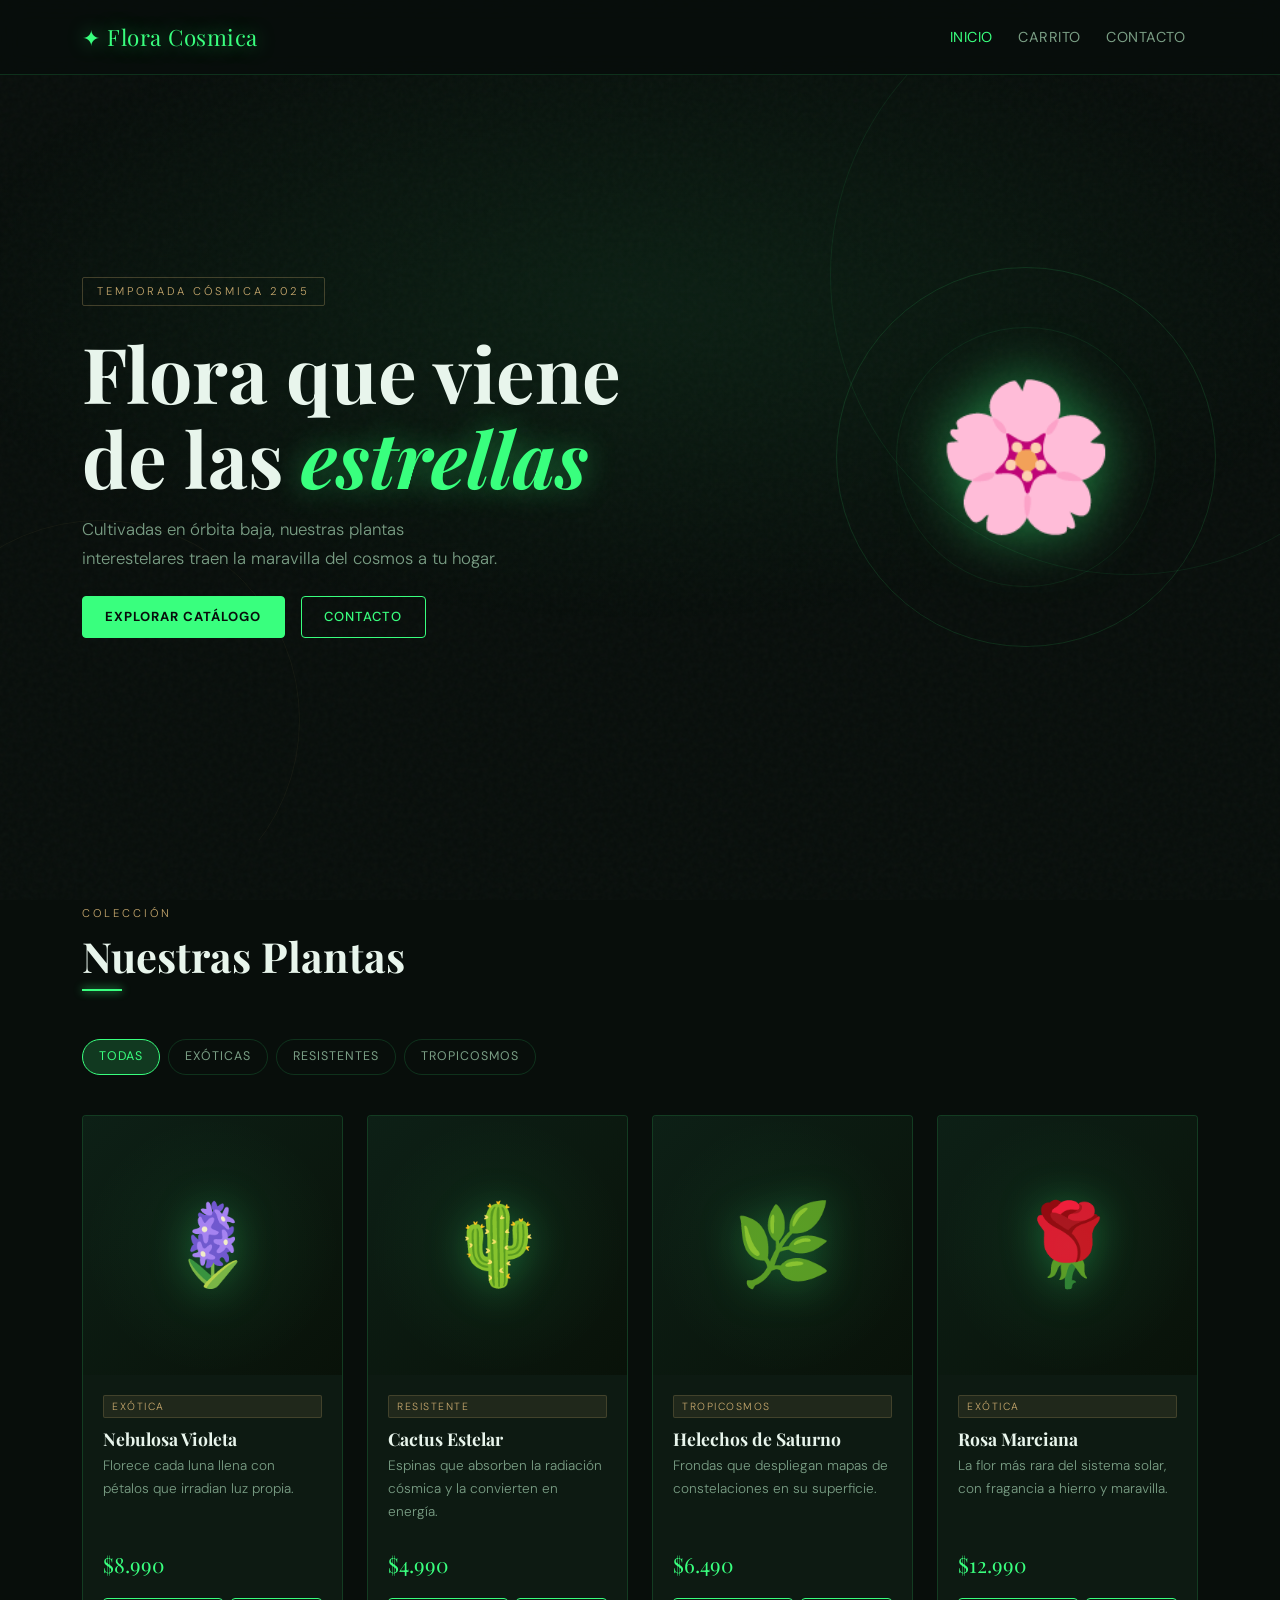
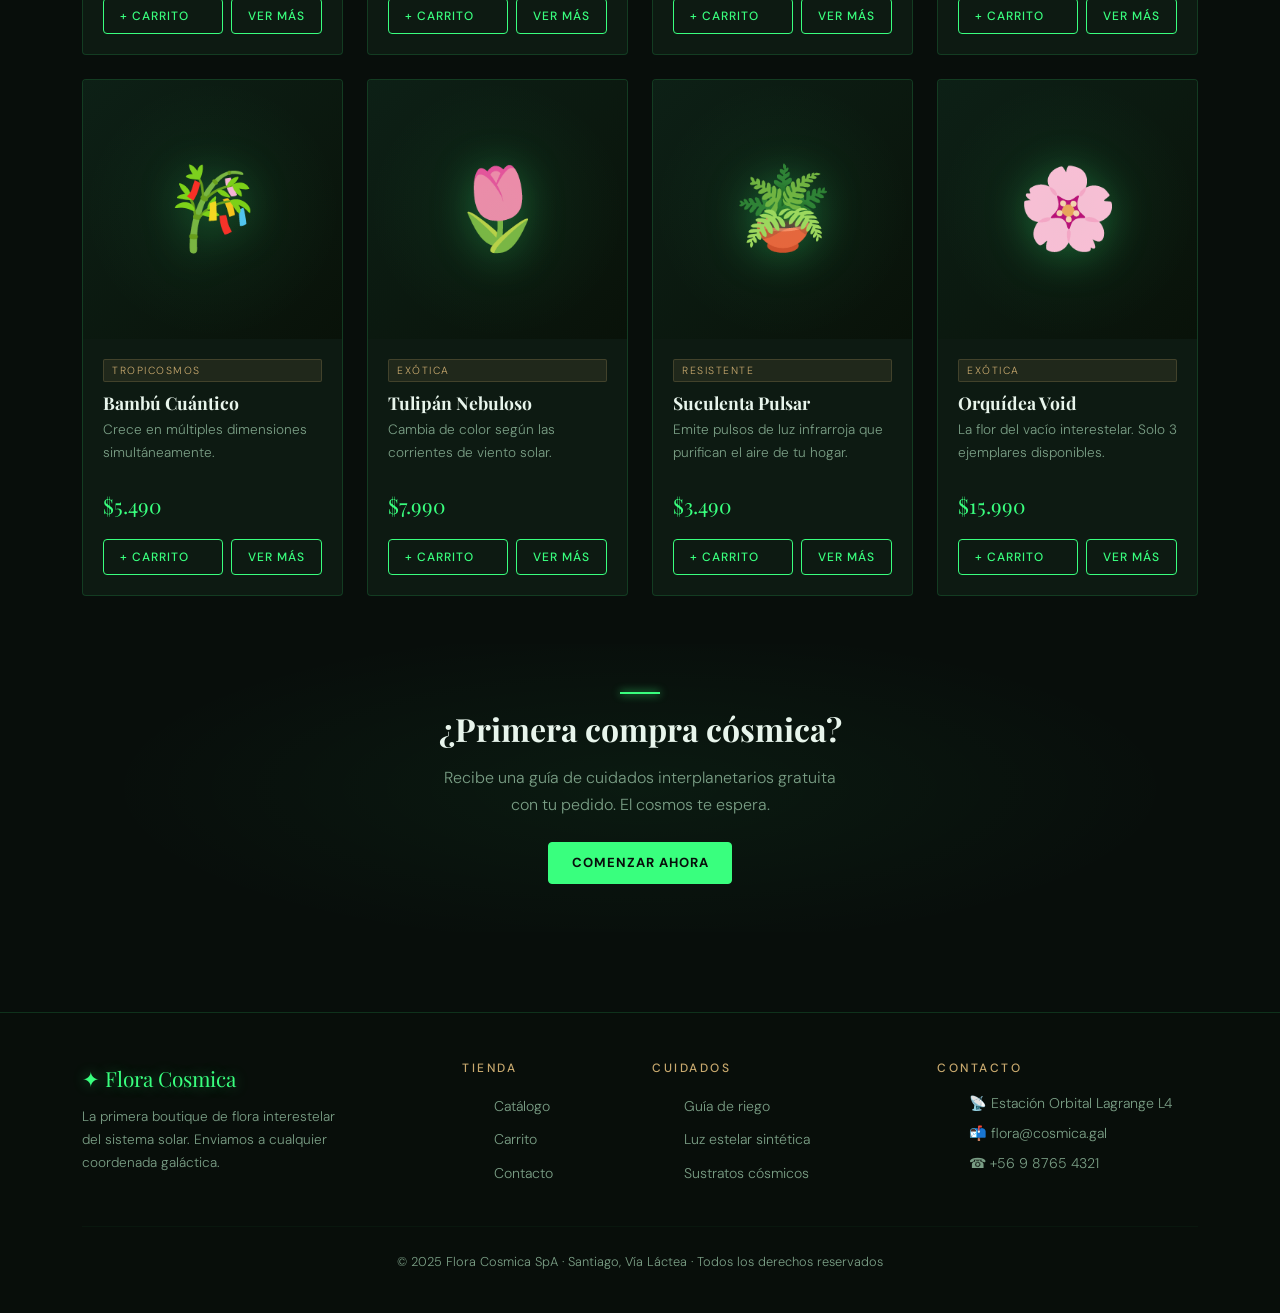
<file: index.html>
<!DOCTYPE html>
<html lang="es">
<head>
  <meta charset="UTF-8" />
  <meta name="viewport" content="width=device-width, initial-scale=1.0" />
  <title>Flora Cosmica – Boutique de Flora Interestelar</title>
  <meta name="description" content="La primera boutique de plantas interestelares del sistema solar. Exótica, resistente, tropicosmos." />
  <!-- Bootstrap CSS CDN -->
  <link rel="stylesheet" href="https://cdn.jsdelivr.net/npm/bootstrap@5.3.3/dist/css/bootstrap.min.css" />
  <!-- Estilos personalizados -->
  <link rel="stylesheet" href="./css/styles.css" />
</head>
<body>

  <!-- ── NAVBAR ── -->
  <div id="navbar-placeholder"></div>

  <!-- ── HERO ── -->
  <section class="hero" aria-label="Presentación principal">
    <div class="hero-bg-art" aria-hidden="true"></div>
    <div class="container position-relative" style="z-index:1;">
      <div class="row">
        <div class="col-lg-7">
          <span class="hero-tag fade-up">Temporada Cósmica 2025</span>
          <h1 class="fade-up delay-1">
            Flora que viene<br>
            de las <em>estrellas</em>
          </h1>
          <p class="fade-up delay-2">
            Cultivadas en órbita baja, nuestras plantas interestelares traen la maravilla del cosmos a tu hogar.
          </p>
          <div class="d-flex gap-3 mt-4 flex-wrap fade-up delay-3">
            <a href="#catalogo" class="btn-flora btn-flora-solid">Explorar catálogo</a>
            <a href="./pages/contacto.html" class="btn-flora">Contacto</a>
          </div>
        </div>
      </div>
    </div>
    <!-- Decoración visual -->
    <div class="hero-decoration" aria-hidden="true">
      <span class="hero-emoji">🌸</span>
    </div>
  </section>

  <!-- ── CATÁLOGO ── -->
  <main id="main-content">
    <section id="catalogo" class="py-5 mt-3">
      <div class="container">
        <!-- Header -->
        <div class="section-header fade-up">
          <span class="section-label">Colección</span>
          <h2>Nuestras Plantas</h2>
          <div class="deco-line mt-2"></div>
        </div>

        <!-- Filtros -->
        <div class="filter-bar" role="group" aria-label="Filtrar por categoría" id="filter-bar">
          <button class="filter-btn active" data-cat="todas">Todas</button>
          <button class="filter-btn" data-cat="Exótica">Exóticas</button>
          <button class="filter-btn" data-cat="Resistente">Resistentes</button>
          <button class="filter-btn" data-cat="Tropicosmos">Tropicosmos</button>
        </div>

        <!-- Grid de productos -->
        <div class="row g-4" id="products-grid" aria-live="polite">
          <!-- JS renderiza aquí -->
        </div>
      </div>
    </section>

    <!-- ── BANNER CTA ── -->
    <section class="py-5" style="background:radial-gradient(ellipse 60% 80% at 50% 50%, rgba(57,255,126,.05) 0%,transparent 70%);">
      <div class="container text-center">
        <div class="deco-line mx-auto"></div>
        <h2 class="mt-3 mb-3" style="font-size:2rem;">¿Primera compra cósmica?</h2>
        <p style="color:var(--text-muted);max-width:420px;margin:0 auto 1.5rem;">
          Recibe una guía de cuidados interplanetarios gratuita con tu pedido. El cosmos te espera.
        </p>
        <a href="./pages/contacto.html" class="btn-flora btn-flora-solid">Comenzar ahora</a>
      </div>
    </section>
  </main>

  <!-- ── FOOTER ── -->
  <div id="footer-placeholder"></div>

  <!-- Bootstrap JS CDN -->
  <script src="https://cdn.jsdelivr.net/npm/bootstrap@5.3.3/dist/js/bootstrap.bundle.min.js"></script>
  <!-- JS propio -->
  <script src="./js/main.js"></script>
  <script>
    // Inyectar navbar y footer
    document.getElementById('navbar-placeholder').innerHTML = buildNavbarHome('home');
    document.getElementById('footer-placeholder').innerHTML = buildFooter('./');

    // ── Renderizar productos ────────────────────────────────────────────────
    function renderProducts(cat = 'todas') {
      const grid = document.getElementById('products-grid');
      const filtered = cat === 'todas'
        ? PRODUCTS
        : PRODUCTS.filter(p => p.category === cat);

      grid.innerHTML = filtered.map((p, i) => `
        <div class="col-sm-6 col-md-4 col-xl-3 fade-up" style="animation-delay:${i * 0.07}s">
          <article class="product-card" aria-label="${p.name}">
            <div class="product-card-img">
              <span class="plant-emoji">${p.emoji}</span>
            </div>
            <div class="product-card-body">
              <span class="badge-flora">${p.category}</span>
              <h3>${p.name}</h3>
              <p class="desc">${p.shortDesc}</p>
              <div class="price">${formatPrice(p.price)}</div>
              <div class="d-flex gap-2 mt-3">
                <button
                  class="btn-flora btn-flora-sm flex-grow-1"
                  onclick="addToCart(${p.id})"
                  aria-label="Agregar ${p.name} al carrito">
                  + Carrito
                </button>
                <a
                  class="btn-flora btn-flora-sm"
                  href="./pages/detalle.html?id=${p.id}"
                  aria-label="Ver detalle de ${p.name}">
                  Ver más
                </a>
              </div>
            </div>
          </article>
        </div>
      `).join('');
    }

    // ── Filtros ────────────────────────────────────────────────────────────
    document.getElementById('filter-bar').addEventListener('click', e => {
      const btn = e.target.closest('.filter-btn');
      if (!btn) return;
      document.querySelectorAll('.filter-btn').forEach(b => b.classList.remove('active'));
      btn.classList.add('active');
      renderProducts(btn.dataset.cat);
    });

    // Init
    renderProducts();
  </script>
</body>
</html>
</file>
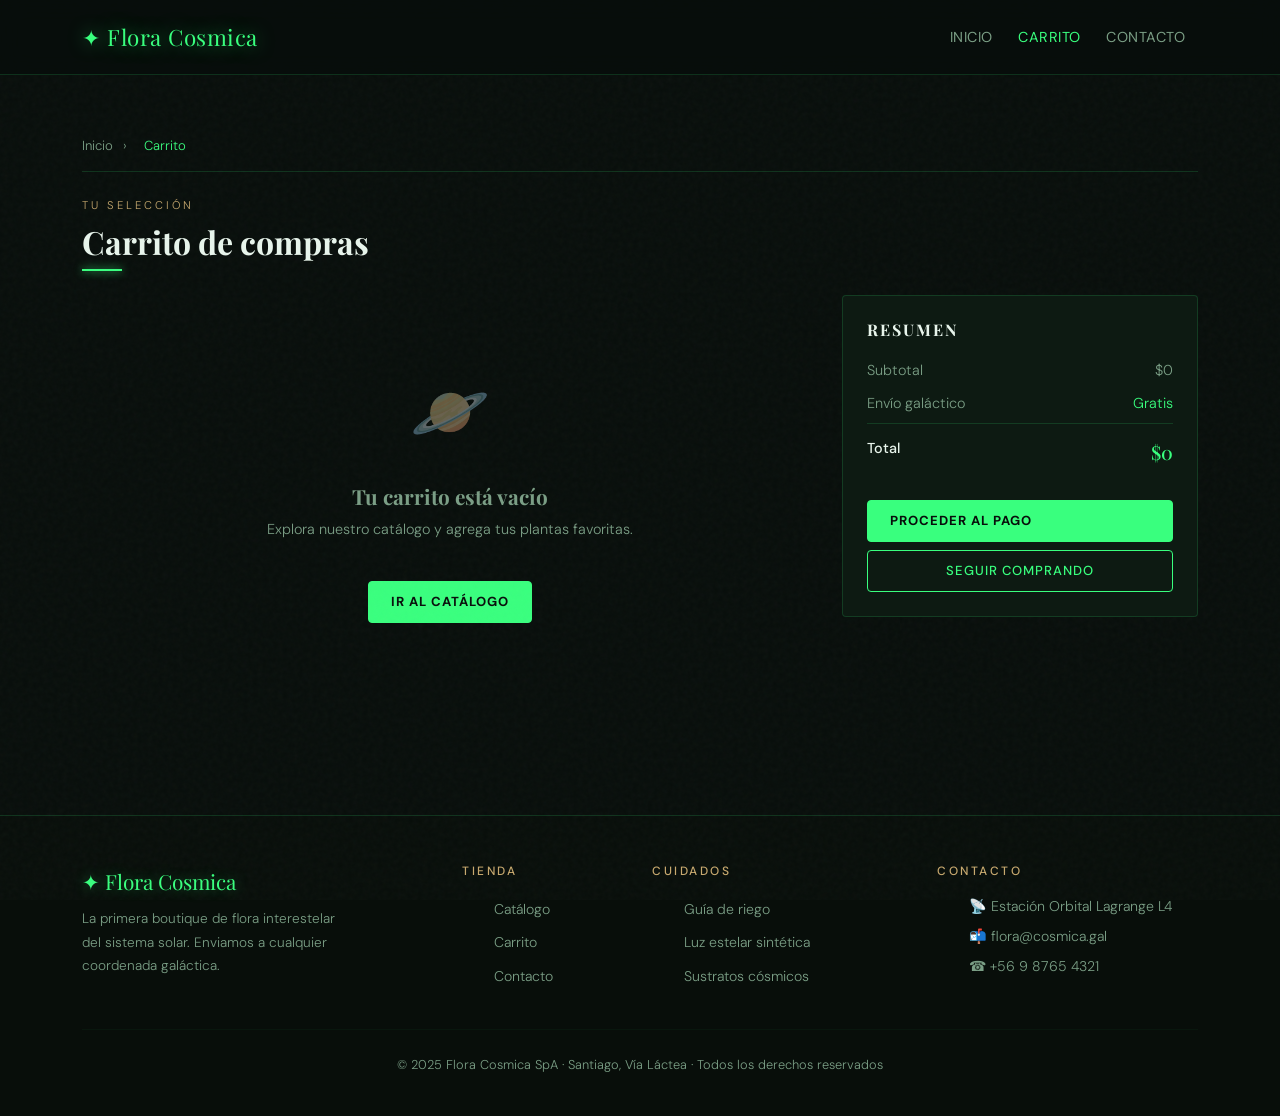
<file: pages/carrito.html>
<!DOCTYPE html>
<html lang="es">
<head>
  <meta charset="UTF-8" />
  <meta name="viewport" content="width=device-width, initial-scale=1.0" />
  <title>Carrito – Flora Cosmica</title>
  <link rel="stylesheet" href="https://cdn.jsdelivr.net/npm/bootstrap@5.3.3/dist/css/bootstrap.min.css" />
  <link rel="stylesheet" href="../css/styles.css" />
</head>
<body>

  <div id="navbar-placeholder"></div>

  <main id="main-content">
    <div class="container py-5">
      <!-- Breadcrumb -->
      <nav class="breadcrumb-flora" aria-label="Miga de pan">
        <a href="../index.html">Inicio</a>
        <span aria-hidden="true">›</span>
        <span class="current">Carrito</span>
      </nav>

      <div class="section-header mb-4">
        <span class="section-label">Tu selección</span>
        <h1 style="font-size:2rem;">Carrito de compras</h1>
        <div class="deco-line mt-2"></div>
      </div>

      <div class="row g-4">
        <!-- Items del carrito -->
        <div class="col-lg-8">
          <div id="cart-items-container" aria-live="polite">
            <!-- JS renderiza aquí -->
          </div>
        </div>

        <!-- Resumen -->
        <div class="col-lg-4">
          <aside class="cart-summary" aria-label="Resumen del pedido">
            <h3>Resumen</h3>
            <div class="cart-summary-row">
              <span>Subtotal</span>
              <span id="summary-subtotal">$0</span>
            </div>
            <div class="cart-summary-row">
              <span>Envío galáctico</span>
              <span style="color:var(--accent);">Gratis</span>
            </div>
            <div class="cart-summary-row total">
              <span>Total</span>
              <span class="total-price" id="summary-total">$0</span>
            </div>
            <button
              class="btn-flora btn-flora-solid w-100 mt-4"
              id="checkout-btn"
              onclick="handleCheckout()">
              Proceder al pago
            </button>
            <a href="../index.html" class="btn-flora w-100 mt-2 justify-content-center" style="display:flex;">
              Seguir comprando
            </a>
          </aside>
        </div>
      </div>
    </div>
  </main>

  <div id="footer-placeholder"></div>

  <script src="https://cdn.jsdelivr.net/npm/bootstrap@5.3.3/dist/js/bootstrap.bundle.min.js"></script>
  <script src="../js/main.js"></script>
  <script>
    document.getElementById('navbar-placeholder').innerHTML = buildNavbar('carrito');
    document.getElementById('footer-placeholder').innerHTML = buildFooter('../');

    // Renderizar carrito
    function renderCartPage() {
      const container = document.getElementById('cart-items-container');
      const subtotalEl = document.getElementById('summary-subtotal');
      const totalEl = document.getElementById('summary-total');

      if (cart.length === 0) {
        container.innerHTML = `
          <div class="cart-empty" role="status">
            <span class="empty-icon">🪐</span>
            <h3>Tu carrito está vacío</h3>
            <p style="font-size:.9rem;margin-top:.5rem;">Explora nuestro catálogo y agrega tus plantas favoritas.</p>
            <a href="../index.html" class="btn-flora btn-flora-solid mt-4 d-inline-flex">Ir al catálogo</a>
          </div>`;
        subtotalEl.textContent = '$0';
        totalEl.textContent = '$0';
        return;
      }

      let subtotal = 0;

      container.innerHTML = cart.map(item => {
        const product = PRODUCTS.find(p => p.id === item.id);
        if (!product) return '';
        const lineTotal = product.price * item.qty;
        subtotal += lineTotal;
        return `
          <div class="cart-item fade-up" aria-label="${product.name} en el carrito">
            <div class="cart-item-emoji" aria-hidden="true">${product.emoji}</div>
            <div class="flex-grow-1">
              <div class="cart-item-name">${product.name}</div>
              <div class="cart-item-cat">${product.category}</div>
              <div class="cart-item-price mt-1">${formatPrice(lineTotal)}</div>
            </div>
            <div class="d-flex align-items-center gap-3">
              <div class="cart-qty">
                <button onclick="updateQty(${product.id}, -1)" aria-label="Reducir cantidad de ${product.name}">−</button>
                <span class="qty-num" aria-label="Cantidad: ${item.qty}">${item.qty}</span>
                <button onclick="updateQty(${product.id}, 1)" aria-label="Aumentar cantidad de ${product.name}">+</button>
              </div>
              <button
                class="btn-remove"
                onclick="removeFromCart(${product.id})"
                aria-label="Eliminar ${product.name} del carrito"
                title="Eliminar">
                ✕
              </button>
            </div>
          </div>
        `;
      }).join('');

      subtotalEl.textContent = formatPrice(subtotal);
      totalEl.textContent = formatPrice(subtotal);
    }

    function handleCheckout() {
      if (cart.length === 0) {
        showToast('🪐 Agrega plantas antes de continuar');
        return;
      }
      // Simular proceso de pago
      showToast('✦ ¡Pedido enviado a las estrellas! Gracias por tu compra.');
      cart = [];
      saveCart();
      updateCartUI();
      setTimeout(() => renderCartPage(), 400);
    }

    // Renderizar al cargar
    renderCartPage();
  </script>
</body>
</html>
</file>
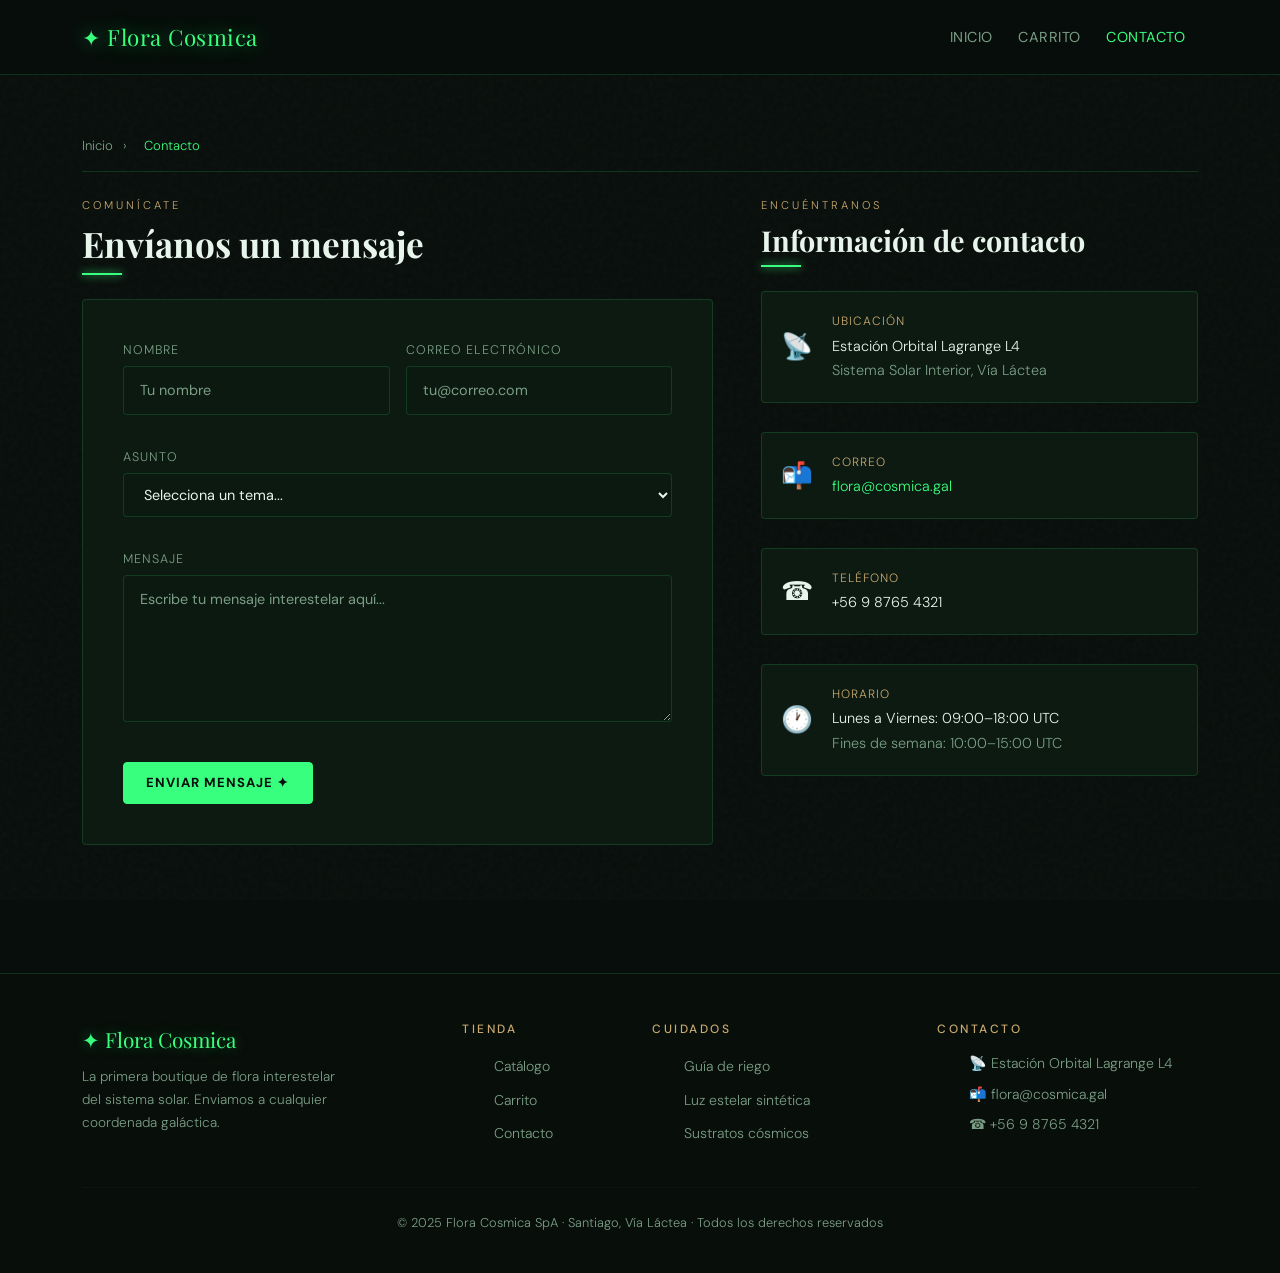
<file: pages/contacto.html>
<!DOCTYPE html>
<html lang="es">
<head>
  <meta charset="UTF-8" />
  <meta name="viewport" content="width=device-width, initial-scale=1.0" />
  <title>Contacto – Flora Cosmica</title>
  <link rel="stylesheet" href="https://cdn.jsdelivr.net/npm/bootstrap@5.3.3/dist/css/bootstrap.min.css" />
  <link rel="stylesheet" href="../css/styles.css" />
</head>
<body>

  <div id="navbar-placeholder"></div>

  <main id="main-content">
    <div class="container py-5">
      <!-- Breadcrumb -->
      <nav class="breadcrumb-flora" aria-label="Miga de pan">
        <a href="../index.html">Inicio</a>
        <span aria-hidden="true">›</span>
        <span class="current">Contacto</span>
      </nav>

      <div class="row g-5 align-items-start">
        <!-- Formulario -->
        <div class="col-lg-7 fade-up">
          <div class="section-header mb-4">
            <span class="section-label">Comunícate</span>
            <h1 style="font-size:2.2rem;">Envíanos un mensaje</h1>
            <div class="deco-line mt-2"></div>
          </div>

          <div class="contact-form-wrap">
            <form id="contact-form" novalidate>
              <div class="row g-3">
                <div class="col-sm-6">
                  <label for="contact-name">Nombre</label>
                  <input
                    class="form-control-flora"
                    type="text"
                    id="contact-name"
                    placeholder="Tu nombre"
                    required
                    autocomplete="name" />
                </div>
                <div class="col-sm-6">
                  <label for="contact-email">Correo electrónico</label>
                  <input
                    class="form-control-flora"
                    type="email"
                    id="contact-email"
                    placeholder="tu@correo.com"
                    required
                    autocomplete="email" />
                </div>
                <div class="col-12">
                  <label for="contact-subject">Asunto</label>
                  <select class="form-control-flora" id="contact-subject">
                    <option value="">Selecciona un tema...</option>
                    <option>Cuidado de plantas</option>
                    <option>Pedidos y envíos</option>
                    <option>Devoluciones</option>
                    <option>Consulta general</option>
                  </select>
                </div>
                <div class="col-12">
                  <label for="contact-msg">Mensaje</label>
                  <textarea
                    class="form-control-flora"
                    id="contact-msg"
                    rows="5"
                    placeholder="Escribe tu mensaje interestelar aquí..."
                    required
                    style="resize:vertical;"></textarea>
                </div>
                <div class="col-12">
                  <button type="submit" class="btn-flora btn-flora-solid" id="submit-btn">
                    Enviar mensaje ✦
                  </button>
                </div>
              </div>
            </form>

            <!-- Mensaje de éxito -->
            <div id="form-success" style="display:none;" class="mt-4 text-center" role="alert">
              <span style="font-size:3rem;">🌸</span>
              <h3 class="mt-2">¡Mensaje recibido!</h3>
              <p style="color:var(--text-muted);">Te responderemos en menos de 24 horas estelares.</p>
            </div>
          </div>
        </div>

        <!-- Info de contacto -->
        <div class="col-lg-5">
          <div class="fade-up delay-2">
            <div class="section-header mb-4">
              <span class="section-label">Encuéntranos</span>
              <h2 style="font-size:1.8rem;">Información de contacto</h2>
              <div class="deco-line mt-2"></div>
            </div>

            <div class="d-flex flex-column gap-3">
              <div class="cart-item" style="border-radius:4px;">
                <div style="font-size:1.6rem;">📡</div>
                <div>
                  <div style="font-size:.75rem;letter-spacing:1px;text-transform:uppercase;color:var(--gold);">Ubicación</div>
                  <div style="font-size:.9rem;margin-top:2px;">Estación Orbital Lagrange L4<br><span style="color:var(--text-muted);">Sistema Solar Interior, Vía Láctea</span></div>
                </div>
              </div>

              <div class="cart-item" style="border-radius:4px;">
                <div style="font-size:1.6rem;">📬</div>
                <div>
                  <div style="font-size:.75rem;letter-spacing:1px;text-transform:uppercase;color:var(--gold);">Correo</div>
                  <div style="font-size:.9rem;margin-top:2px;color:var(--accent);">flora@cosmica.gal</div>
                </div>
              </div>

              <div class="cart-item" style="border-radius:4px;">
                <div style="font-size:1.6rem;">☎</div>
                <div>
                  <div style="font-size:.75rem;letter-spacing:1px;text-transform:uppercase;color:var(--gold);">Teléfono</div>
                  <div style="font-size:.9rem;margin-top:2px;">+56 9 8765 4321</div>
                </div>
              </div>

              <div class="cart-item" style="border-radius:4px;">
                <div style="font-size:1.6rem;">🕐</div>
                <div>
                  <div style="font-size:.75rem;letter-spacing:1px;text-transform:uppercase;color:var(--gold);">Horario</div>
                  <div style="font-size:.9rem;margin-top:2px;">Lunes a Viernes: 09:00–18:00 UTC<br><span style="color:var(--text-muted);">Fines de semana: 10:00–15:00 UTC</span></div>
                </div>
              </div>
            </div>
          </div>
        </div>
      </div>
    </div>
  </main>

  <div id="footer-placeholder"></div>

  <script src="https://cdn.jsdelivr.net/npm/bootstrap@5.3.3/dist/js/bootstrap.bundle.min.js"></script>
  <script src="../js/main.js"></script>
  <script>
    document.getElementById('navbar-placeholder').innerHTML = buildNavbar('contacto');
    document.getElementById('footer-placeholder').innerHTML = buildFooter('../');

    // Lógica del formulario de contacto
    document.getElementById('contact-form').addEventListener('submit', function(e) {
      e.preventDefault();

      const name  = document.getElementById('contact-name').value.trim();
      const email = document.getElementById('contact-email').value.trim();
      const msg   = document.getElementById('contact-msg').value.trim();

      if (!name || !email || !msg) {
        showToast('⚠️ Por favor completa todos los campos requeridos');
        return;
      }

      // Simular envío
      const btn = document.getElementById('submit-btn');
      btn.textContent = 'Enviando...';
      btn.disabled = true;

      setTimeout(() => {
        document.getElementById('contact-form').style.display = 'none';
        document.getElementById('form-success').style.display = 'block';
        showToast('✦ Mensaje enviado con éxito');
      }, 1200);
    });
  </script>
</body>
</html>
</file>
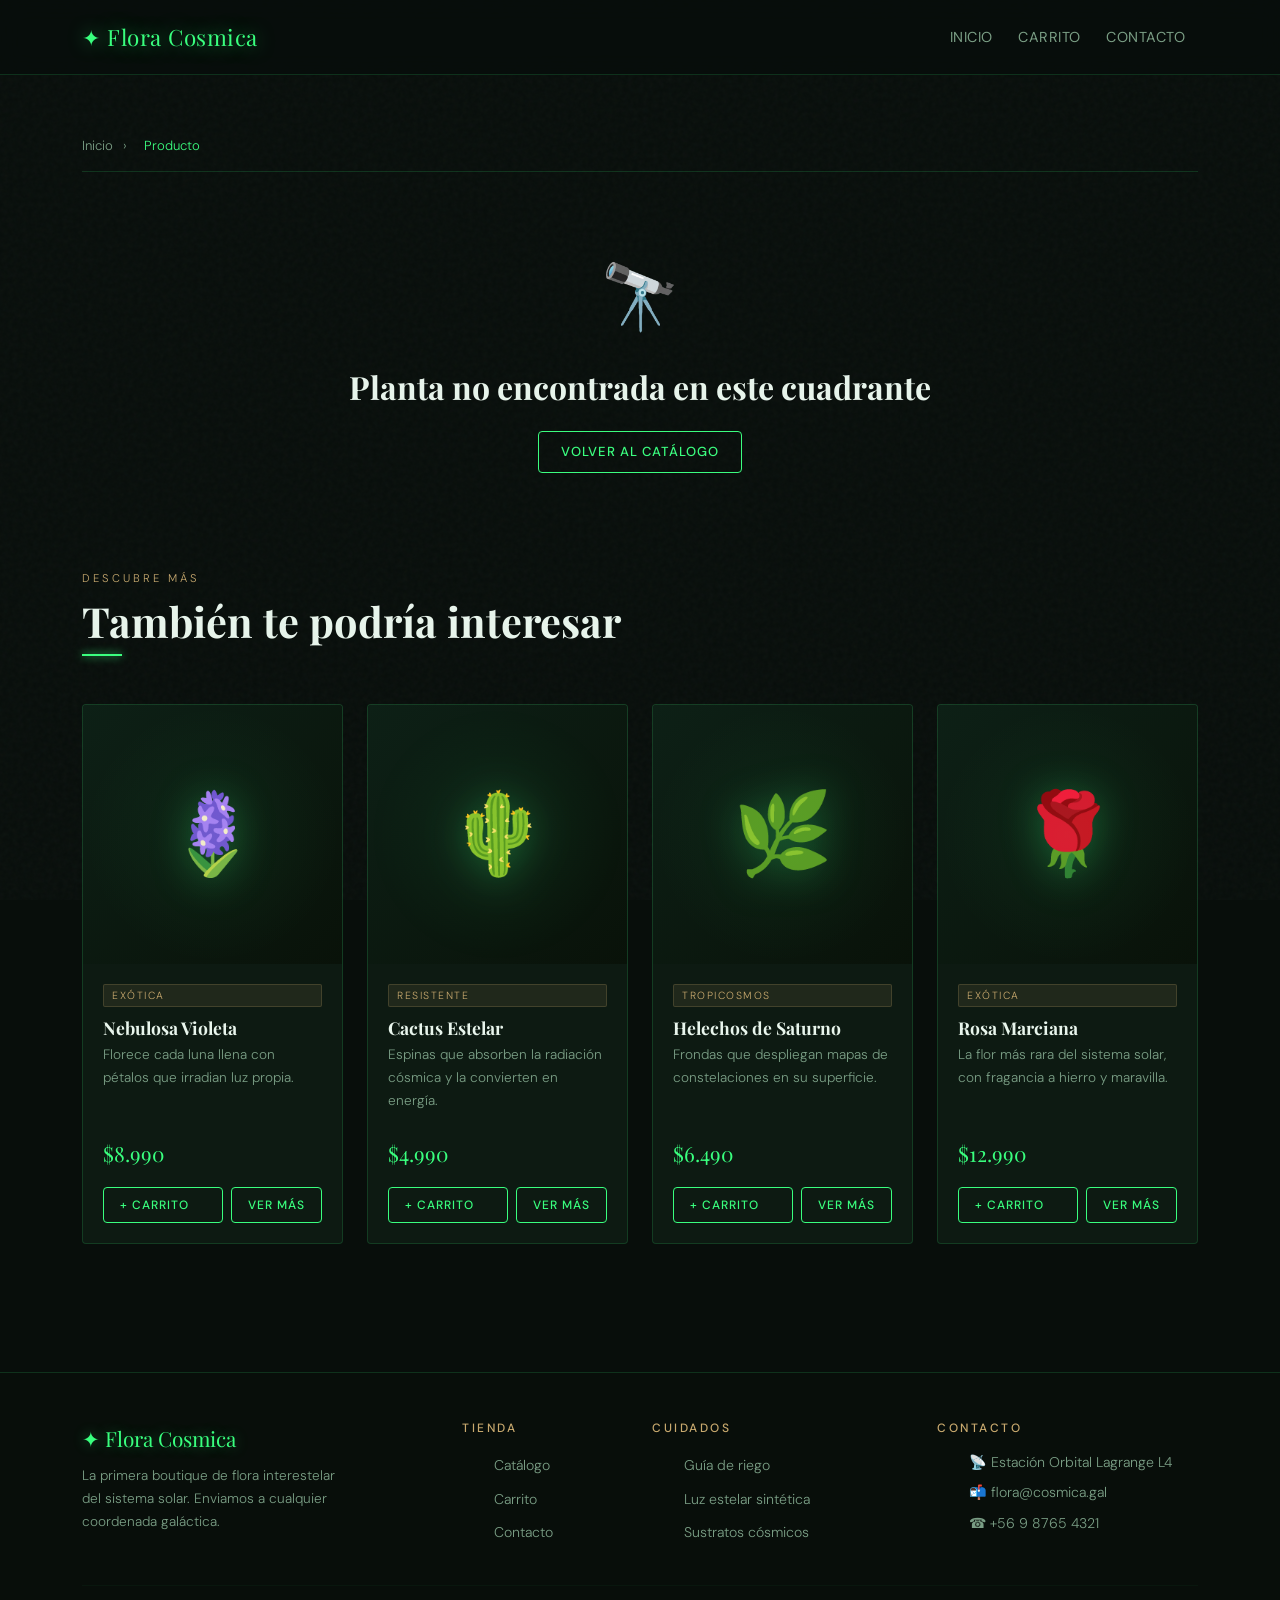
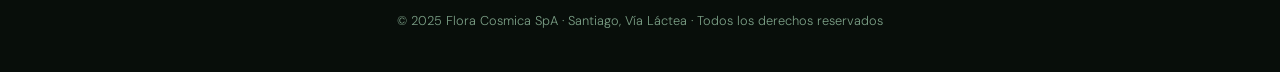
<file: pages/detalle.html>
<!DOCTYPE html>
<html lang="es">
<head>
  <meta charset="UTF-8" />
  <meta name="viewport" content="width=device-width, initial-scale=1.0" />
  <title>Detalle de Producto – Flora Cosmica</title>
  <link rel="stylesheet" href="https://cdn.jsdelivr.net/npm/bootstrap@5.3.3/dist/css/bootstrap.min.css" />
  <link rel="stylesheet" href="../css/styles.css" />
</head>
<body>

  <div id="navbar-placeholder"></div>

  <main id="main-content">
    <div class="container py-5">
      <!-- Breadcrumb -->
      <nav class="breadcrumb-flora" aria-label="Miga de pan">
        <a href="../index.html">Inicio</a>
        <span aria-hidden="true">›</span>
        <span class="current" id="bc-name">Producto</span>
      </nav>

      <!-- Contenido del producto (JS lo llena) -->
      <div id="product-detail">
        <div class="text-center py-5" style="color:var(--text-muted);">
          <span style="font-size:3rem;">🌀</span>
          <p class="mt-3">Cargando producto...</p>
        </div>
      </div>
    </div>

    <!-- Productos relacionados -->
    <section class="container pb-5">
      <div class="section-header">
        <span class="section-label">Descubre más</span>
        <h2>También te podría interesar</h2>
        <div class="deco-line mt-2"></div>
      </div>
      <div class="row g-4" id="related-grid"></div>
    </section>
  </main>

  <div id="footer-placeholder"></div>

  <script src="https://cdn.jsdelivr.net/npm/bootstrap@5.3.3/dist/js/bootstrap.bundle.min.js"></script>
  <script src="../js/main.js"></script>
  <script>
    document.getElementById('navbar-placeholder').innerHTML = buildNavbar('');
    document.getElementById('footer-placeholder').innerHTML = buildFooter('../');

    // Obtener id de la URL
    const params = new URLSearchParams(window.location.search);
    const productId = parseInt(params.get('id'));
    const product = PRODUCTS.find(p => p.id === productId);

    // Renderizar detalle
    const detailEl = document.getElementById('product-detail');

    if (!product) {
      detailEl.innerHTML = `
        <div class="text-center py-5">
          <span style="font-size:4rem;">🔭</span>
          <h2 class="mt-3">Planta no encontrada en este cuadrante</h2>
          <a href="../index.html" class="btn-flora mt-3 d-inline-block">Volver al catálogo</a>
        </div>`;
    } else {
      // Breadcrumb
      document.getElementById('bc-name').textContent = product.name;
      document.title = `${product.name} – Flora Cosmica`;

      // Nivel de dificultad → color
      const diffColor = { Fácil: '#39ff7e', Media: '#c8a96e', Difícil: '#ff6b6b', Experto: '#9b59b6' };
      const dc = diffColor[product.care.dificultad] || 'var(--accent)';

      detailEl.innerHTML = `
        <div class="row g-5 align-items-start fade-up">
          <!-- Imagen -->
          <div class="col-md-5">
            <figure class="product-detail-img m-0" aria-label="Imagen de ${product.name}">
              <span class="product-detail-emoji">${product.emoji}</span>
            </figure>
            <!-- Stock -->
            <div class="mt-3 d-flex align-items-center gap-2">
              <span style="width:8px;height:8px;border-radius:50%;background:${product.stock > 5 ? 'var(--accent)' : '#ff6b6b'};display:inline-block;box-shadow:0 0 6px ${product.stock > 5 ? 'var(--accent)' : '#ff6b6b'}"></span>
              <span style="font-size:.85rem;color:var(--text-muted);">
                ${product.stock > 5 ? `${product.stock} unidades disponibles` : `¡Solo ${product.stock} unidades! Stock crítico.`}
              </span>
            </div>
          </div>

          <!-- Info -->
          <div class="col-md-7">
            <span class="product-detail-category">${product.category}</span>
            <h1 class="product-detail-title">${product.name}</h1>
            <div class="product-detail-price">${formatPrice(product.price)}</div>

            <p class="mt-4" style="color:var(--text-muted);line-height:1.8;">${product.desc}</p>

            <!-- Stats de cuidado -->
            <div class="detail-stats">
              <div class="detail-stat">
                <span class="stat-value">☀️ ${product.care.luz}</span>
                <span class="stat-label">Luz</span>
              </div>
              <div class="detail-stat">
                <span class="stat-value">💧 ${product.care.agua}</span>
                <span class="stat-label">Agua</span>
              </div>
              <div class="detail-stat">
                <span class="stat-value" style="color:${dc};">${product.care.dificultad}</span>
                <span class="stat-label">Dificultad</span>
              </div>
            </div>

            <!-- Cantidad y botón -->
            <div class="d-flex align-items-center gap-3 mt-2 flex-wrap">
              <div class="d-flex align-items-center gap-2">
                <label for="qty" style="font-size:.78rem;letter-spacing:1px;text-transform:uppercase;color:var(--text-muted);">Cantidad</label>
                <div class="cart-qty">
                  <button id="qty-minus" aria-label="Reducir cantidad">−</button>
                  <span class="qty-num" id="qty-display">1</span>
                  <button id="qty-plus" aria-label="Aumentar cantidad">+</button>
                </div>
              </div>
              <button
                class="btn-flora btn-flora-solid flex-grow-1"
                id="add-btn"
                aria-label="Agregar ${product.name} al carrito">
                Agregar al carrito
              </button>
            </div>

            <a href="../index.html" class="btn-flora mt-3 d-inline-flex">← Seguir explorando</a>
          </div>
        </div>
      `;

      // Lógica de cantidad
      let qty = 1;
      const qtyDisplay = document.getElementById('qty-display');

      document.getElementById('qty-minus').addEventListener('click', () => {
        if (qty > 1) { qty--; qtyDisplay.textContent = qty; }
      });
      document.getElementById('qty-plus').addEventListener('click', () => {
        if (qty < product.stock) { qty++; qtyDisplay.textContent = qty; }
      });
      document.getElementById('add-btn').addEventListener('click', () => {
        addToCart(product.id, qty);
      });
    }

    // Productos relacionados (máx. 4, excluyendo actual)
    const related = PRODUCTS.filter(p => p.id !== productId).slice(0, 4);
    document.getElementById('related-grid').innerHTML = related.map(p => `
      <div class="col-sm-6 col-lg-3">
        <article class="product-card">
          <div class="product-card-img">
            <span class="plant-emoji">${p.emoji}</span>
          </div>
          <div class="product-card-body">
            <span class="badge-flora">${p.category}</span>
            <h3>${p.name}</h3>
            <p class="desc">${p.shortDesc}</p>
            <div class="price">${formatPrice(p.price)}</div>
            <div class="d-flex gap-2 mt-3">
              <button class="btn-flora btn-flora-sm flex-grow-1" onclick="addToCart(${p.id})">+ Carrito</button>
              <a class="btn-flora btn-flora-sm" href="./detalle.html?id=${p.id}">Ver más</a>
            </div>
          </div>
        </article>
      </div>
    `).join('');
  </script>
</body>
</html>
</file>
<file: css/styles.css>
@import url('https://fonts.googleapis.com/css2?family=Playfair+Display:ital,wght@0,400;0,700;0,900;1,400&family=DM+Sans:wght@300;400;500&display=swap');

/* ---- Variables CSS ---- */
:root {
  --bg-dark:      #080e0b;
  --bg-card:      #0d1a12;
  --bg-card-hover:#112018;
  --accent:       #39ff7e;      /* verde bioluminiscente */
  --accent-dim:   #1a7a3c;
  --accent-glow:  rgba(57,255,126,.18);
  --gold:         #c8a96e;
  --text-primary: #e8f5ec;
  --text-muted:   #7a9e85;
  --border:       rgba(57,255,126,.15);
  --font-display: 'Playfair Display', Georgia, serif;
  --font-body:    'DM Sans', sans-serif;
  --radius:       4px;
}

/* ---- Reset / Base ---- */
*, *::before, *::after { box-sizing: border-box; margin: 0; padding: 0; }

body {
  background-color: var(--bg-dark);
  color: var(--text-primary);
  font-family: var(--font-body);
  font-weight: 300;
  line-height: 1.7;
  min-height: 100vh;
}

/* Textura sutil de ruido sobre el fondo */
body::before {
  content: '';
  position: fixed; inset: 0;
  background-image: url("data:image/svg+xml,%3Csvg viewBox='0 0 200 200' xmlns='http://www.w3.org/2000/svg'%3E%3Cfilter id='n'%3E%3CfeTurbulence type='fractalNoise' baseFrequency='0.9' numOctaves='4' stitchTiles='stitch'/%3E%3C/filter%3E%3Crect width='100%25' height='100%25' filter='url(%23n)' opacity='0.03'/%3E%3C/svg%3E");
  pointer-events: none;
  z-index: 0;
}

/* ---- Scrollbar ---- */
::-webkit-scrollbar { width: 6px; }
::-webkit-scrollbar-track { background: var(--bg-dark); }
::-webkit-scrollbar-thumb { background: var(--accent-dim); border-radius: 3px; }

/* ---- Tipografía ---- */
h1,h2,h3,h4 { font-family: var(--font-display); font-weight: 700; color: var(--text-primary); }
a { color: var(--accent); text-decoration: none; transition: opacity .2s; }
a:hover { opacity: .8; }

/* ---- Navbar ---- */
.navbar-flora {
  background: rgba(8,14,11,.92);
  backdrop-filter: blur(12px);
  border-bottom: 1px solid var(--border);
  padding: .8rem 0;
  position: sticky;
  top: 0;
  z-index: 1000;
}

.navbar-flora .navbar-brand {
  font-family: var(--font-display);
  font-size: 1.4rem;
  color: var(--accent) !important;
  letter-spacing: .5px;
  text-shadow: 0 0 18px rgba(57,255,126,.5);
}

.navbar-flora .nav-link {
  color: var(--text-muted) !important;
  font-weight: 400;
  font-size: .9rem;
  letter-spacing: .5px;
  text-transform: uppercase;
  padding: .4rem .8rem !important;
  transition: color .2s;
}

.navbar-flora .nav-link:hover,
.navbar-flora .nav-link.active {
  color: var(--accent) !important;
}

.navbar-flora .navbar-toggler {
  border-color: var(--border);
}
.navbar-flora .navbar-toggler-icon {
  background-image: url("data:image/svg+xml,%3csvg xmlns='http://www.w3.org/2000/svg' viewBox='0 0 30 30'%3e%3cpath stroke='rgba(57,255,126,0.8)' stroke-linecap='round' stroke-miterlimit='10' stroke-width='2' d='M4 7h22M4 15h22M4 23h22'/%3e%3c/svg%3e");
}

/* Badge carrito */
.cart-badge {
  background: var(--accent);
  color: var(--bg-dark);
  font-weight: 700;
  font-size: .65rem;
  padding: 2px 6px;
  border-radius: 20px;
  margin-left: 4px;
  vertical-align: super;
  transition: transform .3s cubic-bezier(.34,1.56,.64,1);
}
.cart-badge.bump {
  transform: scale(1.4);
}

/* ---- Hero ---- */
.hero {
  position: relative;
  min-height: 85vh;
  display: flex;
  align-items: center;
  overflow: hidden;
  background: radial-gradient(ellipse 80% 60% at 50% 30%, rgba(57,255,126,.07) 0%, transparent 70%);
}

.hero-bg-art {
  position: absolute;
  inset: 0;
  pointer-events: none;
}

.hero-bg-art::before {
  content: '';
  position: absolute;
  width: 600px; height: 600px;
  border-radius: 50%;
  border: 1px solid rgba(57,255,126,.08);
  top: -100px; right: -150px;
}
.hero-bg-art::after {
  content: '';
  position: absolute;
  width: 400px; height: 400px;
  border-radius: 50%;
  border: 1px solid rgba(200,169,110,.06);
  bottom: -80px; left: -100px;
}

.hero-tag {
  display: inline-block;
  font-size: .7rem;
  letter-spacing: 3px;
  text-transform: uppercase;
  color: var(--gold);
  border: 1px solid rgba(200,169,110,.3);
  padding: 4px 14px;
  border-radius: 2px;
  margin-bottom: 1.5rem;
}

.hero h1 {
  font-size: clamp(2.8rem, 6vw, 5rem);
  line-height: 1.1;
  color: var(--text-primary);
}

.hero h1 em {
  font-style: italic;
  color: var(--accent);
  text-shadow: 0 0 30px rgba(57,255,126,.4);
}

.hero p {
  color: var(--text-muted);
  font-size: 1.05rem;
  max-width: 420px;
  margin-top: 1rem;
}

.hero-decoration {
  position: absolute;
  right: 5%;
  top: 50%;
  transform: translateY(-50%);
  width: 380px;
  height: 380px;
  border: 1px solid rgba(57,255,126,.12);
  border-radius: 50%;
  display: flex;
  align-items: center;
  justify-content: center;
}
.hero-decoration::before {
  content: '';
  display: block;
  width: 260px; height: 260px;
  border-radius: 50%;
  border: 1px solid rgba(57,255,126,.08);
}

.hero-emoji {
  position: absolute;
  font-size: 9rem;
  line-height: 1;
  filter: drop-shadow(0 0 30px rgba(57,255,126,.5));
  animation: float 6s ease-in-out infinite;
}

@keyframes float {
  0%,100% { transform: translateY(0px) rotate(-2deg); }
  50%      { transform: translateY(-20px) rotate(2deg); }
}

/* ---- Sección productos ---- */
.section-header {
  margin-bottom: 3rem;
}

.section-label {
  font-size: .7rem;
  letter-spacing: 3px;
  text-transform: uppercase;
  color: var(--gold);
  display: block;
  margin-bottom: .5rem;
}

.section-header h2 {
  font-size: clamp(1.8rem, 4vw, 2.6rem);
}

/* ---- Product Card ---- */
.product-card {
  background: var(--bg-card);
  border: 1px solid var(--border);
  border-radius: var(--radius);
  overflow: hidden;
  transition: transform .3s ease, box-shadow .3s ease, border-color .3s ease;
  cursor: pointer;
  height: 100%;
  display: flex;
  flex-direction: column;
}

.product-card:hover {
  transform: translateY(-6px);
  box-shadow: 0 16px 40px rgba(57,255,126,.1);
  border-color: rgba(57,255,126,.35);
}

.product-card-img {
  aspect-ratio: 1/1;
  background: linear-gradient(135deg, #0d2016, #091209);
  display: flex;
  align-items: center;
  justify-content: center;
  font-size: 5rem;
  position: relative;
  overflow: hidden;
}

.product-card-img::after {
  content: '';
  position: absolute;
  inset: 0;
  background: radial-gradient(circle at center, rgba(57,255,126,.06), transparent 70%);
}

.product-card-img .plant-emoji {
  animation: subtlePulse 4s ease-in-out infinite;
  filter: drop-shadow(0 4px 20px rgba(57,255,126,.3));
}

@keyframes subtlePulse {
  0%,100% { transform: scale(1); }
  50%      { transform: scale(1.04); }
}

.product-card-body {
  padding: 1.25rem;
  flex: 1;
  display: flex;
  flex-direction: column;
}

.product-card-body .badge-flora {
  font-size: .65rem;
  letter-spacing: 1.5px;
  text-transform: uppercase;
  color: var(--gold);
  background: rgba(200,169,110,.1);
  border: 1px solid rgba(200,169,110,.2);
  padding: 2px 8px;
  border-radius: 2px;
  display: inline-block;
  margin-bottom: .6rem;
}

.product-card-body h3 {
  font-size: 1.1rem;
  margin-bottom: .3rem;
}

.product-card-body .price {
  font-family: var(--font-display);
  font-size: 1.3rem;
  color: var(--accent);
  margin-top: .5rem;
}

.product-card-body .desc {
  font-size: .85rem;
  color: var(--text-muted);
  flex: 1;
  margin-bottom: 1rem;
}

/* ---- Botones ---- */
.btn-flora {
  background: transparent;
  border: 1px solid var(--accent);
  color: var(--accent);
  font-family: var(--font-body);
  font-size: .82rem;
  font-weight: 500;
  letter-spacing: 1px;
  text-transform: uppercase;
  padding: .55rem 1.4rem;
  border-radius: var(--radius);
  transition: background .2s, color .2s, box-shadow .2s;
  cursor: pointer;
  display: inline-flex;
  align-items: center;
  gap: 6px;
}

.btn-flora:hover {
  background: var(--accent);
  color: var(--bg-dark);
  box-shadow: 0 0 20px rgba(57,255,126,.35);
}

.btn-flora-solid {
  background: var(--accent);
  border: 1px solid var(--accent);
  color: var(--bg-dark);
  font-weight: 700;
}

.btn-flora-solid:hover {
  background: #5fffb0;
  border-color: #5fffb0;
  box-shadow: 0 0 24px rgba(57,255,126,.5);
}

.btn-flora-sm {
  font-size: .75rem;
  padding: .4rem 1rem;
}

/* ---- Filtros ---- */
.filter-bar {
  display: flex;
  gap: .5rem;
  flex-wrap: wrap;
  margin-bottom: 2.5rem;
}

.filter-btn {
  background: transparent;
  border: 1px solid var(--border);
  color: var(--text-muted);
  font-family: var(--font-body);
  font-size: .78rem;
  letter-spacing: 1px;
  text-transform: uppercase;
  padding: .4rem 1rem;
  border-radius: 20px;
  cursor: pointer;
  transition: all .2s;
}

.filter-btn:hover, .filter-btn.active {
  border-color: var(--accent);
  color: var(--accent);
  background: var(--accent-glow);
}

/* ---- Footer ---- */
footer {
  border-top: 1px solid var(--border);
  background: rgba(8,14,11,.8);
  padding: 3rem 0 1.5rem;
  margin-top: 5rem;
}

footer .footer-brand {
  font-family: var(--font-display);
  font-size: 1.3rem;
  color: var(--accent);
  text-shadow: 0 0 14px rgba(57,255,126,.4);
}

footer h5 {
  font-size: .75rem;
  letter-spacing: 2.5px;
  text-transform: uppercase;
  color: var(--gold);
  margin-bottom: 1rem;
}

footer ul { list-style: none; }
footer ul li { margin-bottom: .4rem; }
footer ul li a { color: var(--text-muted); font-size: .88rem; }
footer ul li a:hover { color: var(--accent); }

.footer-divider {
  border-color: var(--border);
  margin: 1.5rem 0;
}

.footer-copy {
  font-size: .8rem;
  color: var(--text-muted);
}

/* ---- Detalle de producto ---- */
.product-detail-img {
  aspect-ratio: 1/1;
  background: linear-gradient(135deg, #0d2016, #091209);
  border: 1px solid var(--border);
  border-radius: var(--radius);
  display: flex;
  align-items: center;
  justify-content: center;
  font-size: 10rem;
  position: relative;
  overflow: hidden;
}

.product-detail-img::after {
  content: '';
  position: absolute;
  inset: 0;
  background: radial-gradient(circle at center, rgba(57,255,126,.08), transparent 65%);
  pointer-events: none;
}

.product-detail-emoji {
  filter: drop-shadow(0 0 40px rgba(57,255,126,.45));
  animation: float 6s ease-in-out infinite;
}

.product-detail-category {
  font-size: .7rem;
  letter-spacing: 3px;
  text-transform: uppercase;
  color: var(--gold);
}

.product-detail-title {
  font-size: clamp(1.8rem, 4vw, 2.8rem);
  margin: .5rem 0;
}

.product-detail-price {
  font-family: var(--font-display);
  font-size: 2rem;
  color: var(--accent);
  text-shadow: 0 0 20px rgba(57,255,126,.3);
}

.detail-stats {
  display: flex;
  gap: 1.5rem;
  flex-wrap: wrap;
  margin: 1.5rem 0;
}

.detail-stat {
  text-align: center;
  background: var(--bg-card);
  border: 1px solid var(--border);
  border-radius: var(--radius);
  padding: .8rem 1.2rem;
}

.detail-stat .stat-value {
  display: block;
  font-family: var(--font-display);
  font-size: 1.1rem;
  color: var(--accent);
}

.detail-stat .stat-label {
  display: block;
  font-size: .7rem;
  letter-spacing: 1px;
  text-transform: uppercase;
  color: var(--text-muted);
  margin-top: 2px;
}

/* ---- Carrito ---- */
.cart-item {
  background: var(--bg-card);
  border: 1px solid var(--border);
  border-radius: var(--radius);
  padding: 1.2rem;
  display: flex;
  align-items: center;
  gap: 1.2rem;
  margin-bottom: .8rem;
  transition: border-color .2s;
}
.cart-item:hover { border-color: rgba(57,255,126,.3); }

.cart-item-emoji {
  font-size: 2.5rem;
  width: 60px;
  height: 60px;
  background: linear-gradient(135deg, #0d2016, #091209);
  border-radius: var(--radius);
  display: flex;
  align-items: center;
  justify-content: center;
  flex-shrink: 0;
}

.cart-item-name { font-family: var(--font-display); font-size: 1rem; }
.cart-item-cat  { font-size: .75rem; color: var(--text-muted); }
.cart-item-price { font-family: var(--font-display); color: var(--accent); font-size: 1.1rem; }

.cart-qty {
  display: flex;
  align-items: center;
  gap: .4rem;
}

.cart-qty button {
  width: 28px; height: 28px;
  background: transparent;
  border: 1px solid var(--border);
  color: var(--text-primary);
  border-radius: 50%;
  cursor: pointer;
  font-size: 1rem;
  line-height: 1;
  display: flex;
  align-items: center;
  justify-content: center;
  transition: all .2s;
}
.cart-qty button:hover {
  border-color: var(--accent);
  color: var(--accent);
}

.cart-qty .qty-num {
  min-width: 24px;
  text-align: center;
  font-size: .9rem;
}

.btn-remove {
  background: transparent;
  border: none;
  color: var(--text-muted);
  cursor: pointer;
  font-size: 1.1rem;
  transition: color .2s;
  padding: 4px;
  margin-left: auto;
}
.btn-remove:hover { color: #ff6b6b; }

.cart-summary {
  background: var(--bg-card);
  border: 1px solid var(--border);
  border-radius: var(--radius);
  padding: 1.5rem;
  position: sticky;
  top: 90px;
}

.cart-summary h3 { font-size: 1rem; letter-spacing: 2px; text-transform: uppercase; margin-bottom: 1.2rem; }
.cart-summary-row { display: flex; justify-content: space-between; margin-bottom: .5rem; font-size: .9rem; color: var(--text-muted); }
.cart-summary-row.total { color: var(--text-primary); font-weight: 500; border-top: 1px solid var(--border); padding-top: .7rem; margin-top: .5rem; }
.cart-summary-row.total .total-price { color: var(--accent); font-family: var(--font-display); font-size: 1.2rem; }

.cart-empty {
  text-align: center;
  padding: 4rem 2rem;
  color: var(--text-muted);
}
.cart-empty .empty-icon { font-size: 4rem; display: block; margin-bottom: 1rem; opacity: .4; }
.cart-empty h3 { color: var(--text-muted); font-size: 1.3rem; }

/* ---- Toast notificación ---- */
#toast {
  position: fixed;
  bottom: 2rem;
  right: 2rem;
  background: var(--bg-card);
  border: 1px solid var(--accent);
  border-radius: var(--radius);
  padding: .9rem 1.4rem;
  color: var(--text-primary);
  font-size: .88rem;
  z-index: 9999;
  display: flex;
  align-items: center;
  gap: .6rem;
  transform: translateY(120%);
  opacity: 0;
  transition: transform .4s cubic-bezier(.34,1.56,.64,1), opacity .3s;
  max-width: 300px;
  box-shadow: 0 8px 30px rgba(0,0,0,.4);
}

#toast.show {
  transform: translateY(0);
  opacity: 1;
}

#toast .toast-dot {
  width: 8px; height: 8px;
  background: var(--accent);
  border-radius: 50%;
  flex-shrink: 0;
  box-shadow: 0 0 8px var(--accent);
}

/* ---- Página de contacto ---- */
.contact-form-wrap {
  background: var(--bg-card);
  border: 1px solid var(--border);
  border-radius: var(--radius);
  padding: 2.5rem;
}

.form-control-flora {
  background: rgba(13,26,18,.6);
  border: 1px solid var(--border);
  border-radius: var(--radius);
  color: var(--text-primary);
  padding: .7rem 1rem;
  font-family: var(--font-body);
  font-size: .9rem;
  width: 100%;
  transition: border-color .2s, box-shadow .2s;
  outline: none;
  margin-bottom: 1rem;
}

.form-control-flora:focus {
  border-color: var(--accent);
  box-shadow: 0 0 0 3px rgba(57,255,126,.1);
}

.form-control-flora::placeholder { color: var(--text-muted); }

label { font-size: .78rem; letter-spacing: 1px; text-transform: uppercase; color: var(--text-muted); margin-bottom: .3rem; display: block; }

/* ---- Breadcrumb ---- */
.breadcrumb-flora {
  padding: .8rem 0;
  margin-bottom: 1.5rem;
  border-bottom: 1px solid var(--border);
  font-size: .82rem;
}

.breadcrumb-flora a { color: var(--text-muted); }
.breadcrumb-flora span { color: var(--text-muted); margin: 0 .4rem; }
.breadcrumb-flora .current { color: var(--accent); }

/* ---- Decorative line ---- */
.deco-line {
  width: 40px;
  height: 2px;
  background: var(--accent);
  margin-bottom: 1rem;
  box-shadow: 0 0 8px var(--accent);
}

/* ---- Fade in animaciones ---- */
@keyframes fadeUp {
  from { opacity: 0; transform: translateY(24px); }
  to   { opacity: 1; transform: translateY(0); }
}

.fade-up { animation: fadeUp .6s ease both; }
.delay-1 { animation-delay: .1s; }
.delay-2 { animation-delay: .2s; }
.delay-3 { animation-delay: .3s; }
.delay-4 { animation-delay: .4s; }

/* ---- Responsivo ---- */
@media (max-width: 768px) {
  .hero { min-height: 70vh; }
  .hero-decoration { display: none; }
  .hero h1 { font-size: 2.4rem; }
  .detail-stats { gap: .8rem; }
}

@media (max-width: 420px) {
  .hero h1 { font-size: 2rem; }
  .product-card-img { font-size: 4rem; }
  .cart-item { flex-wrap: wrap; }
  .contact-form-wrap { padding: 1.5rem; }
}
</file>
